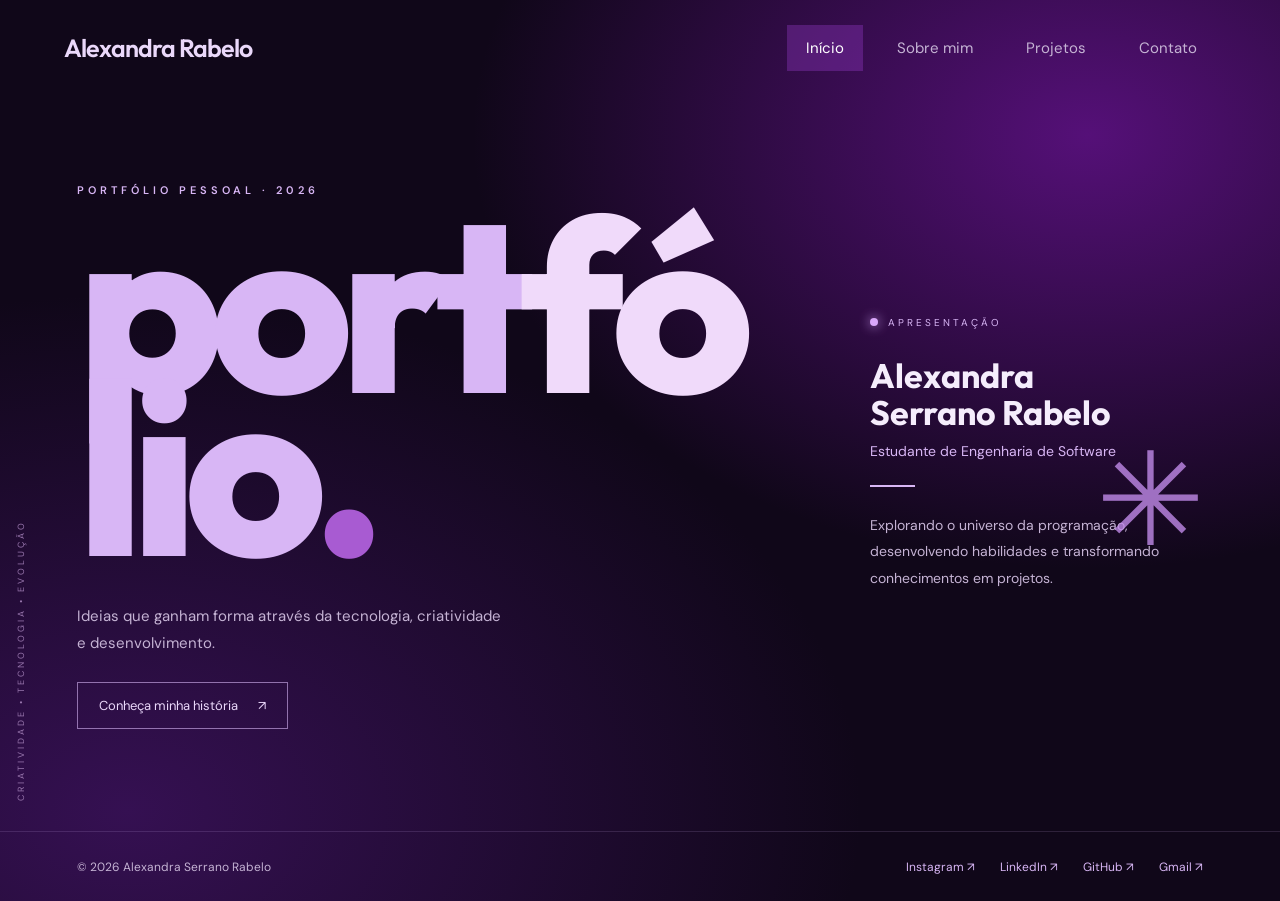
<file: index.html>
<!DOCTYPE html>
<html lang="pt-br">
<head>
    <meta charset="UTF-8">
    <meta name="viewport" content="width=device-width, initial-scale=1.0">
    <meta name="description" content="Portfólio pessoal de Alexandra Serrano Rabelo, estudante de Engenharia de Software.">
    <title>Alexandra Rabelo | Portfólio</title>
    <link rel="stylesheet" href="style.css">
    <script src="script.js" defer></script>
</head>
<body>

    <header class="cabecalho">
        <a href="index.html" class="logo">Alexandra Rabelo</a>

        <button class="menu-toggle" aria-label="Abrir menu" aria-expanded="false">
            ☰
        </button>

        <nav class="menu">
            <a href="index.html" class="ativo">Início</a>
            <a href="sobre.html">Sobre mim</a>
            <a href="projetos.html">Projetos</a>
            <a href="#contato">Contato</a>
        </nav>
    </header>

    <main>
        <section class="inicio">

            <div class="texto-principal">
                <span class="linha-superior">PORTFÓLIO PESSOAL · 2026</span>

                <h1>
                    port<span class="destaque">fó</span><br>
                    lio<span class="ponto">.</span>
                </h1>

                <p class="frase-inicio">
                    Ideias que ganham forma através da tecnologia,
                    criatividade e desenvolvimento.
                </p>

                <a href="sobre.html" class="botao">
                    Conheça minha história <span>↗</span>
                </a>
            </div>

            <div class="informacoes-inicio">
                <div class="identificacao">
                    <span class="indicador"></span>
                    <p>APRESENTAÇÃO</p>
                </div>

                <h2>Alexandra<br>Serrano Rabelo</h2>

                <p class="profissao">Estudante de Engenharia de Software</p>

                <div class="separador"></div>

                <p class="descricao-inicio">
                    Explorando o universo da programação,
                    desenvolvendo habilidades e transformando
                    conhecimentos em projetos.
                </p>

                <div class="simbolo-decorativo">✳</div>
            </div>

            <span class="texto-lateral">CRIATIVIDADE • TECNOLOGIA • EVOLUÇÃO</span>

        </section>
    </main>

    <footer class="rodape" id="contato">
        <p>© <span id="ano"></span> Alexandra Serrano Rabelo</p>

        <div class="redes-sociais">

            <a href="https://www.instagram.com/alexandra_rabelo_/"
               target="_blank" rel="noopener noreferrer">Instagram ↗</a>
               
            <a href="https://www.linkedin.com/in/alexandra-rabelo-384961400/"
               target="_blank" rel="noopener noreferrer">LinkedIn ↗</a>

            <a href="https://github.com/alexandrarabelo-18"
               target="_blank" rel="noopener noreferrer">GitHub ↗</a>

            <a href="alexanxdra.rabelo@edu.unifil.br">Gmail ↗</a>
        </div>
    </footer>

</body>
</html>
</file>
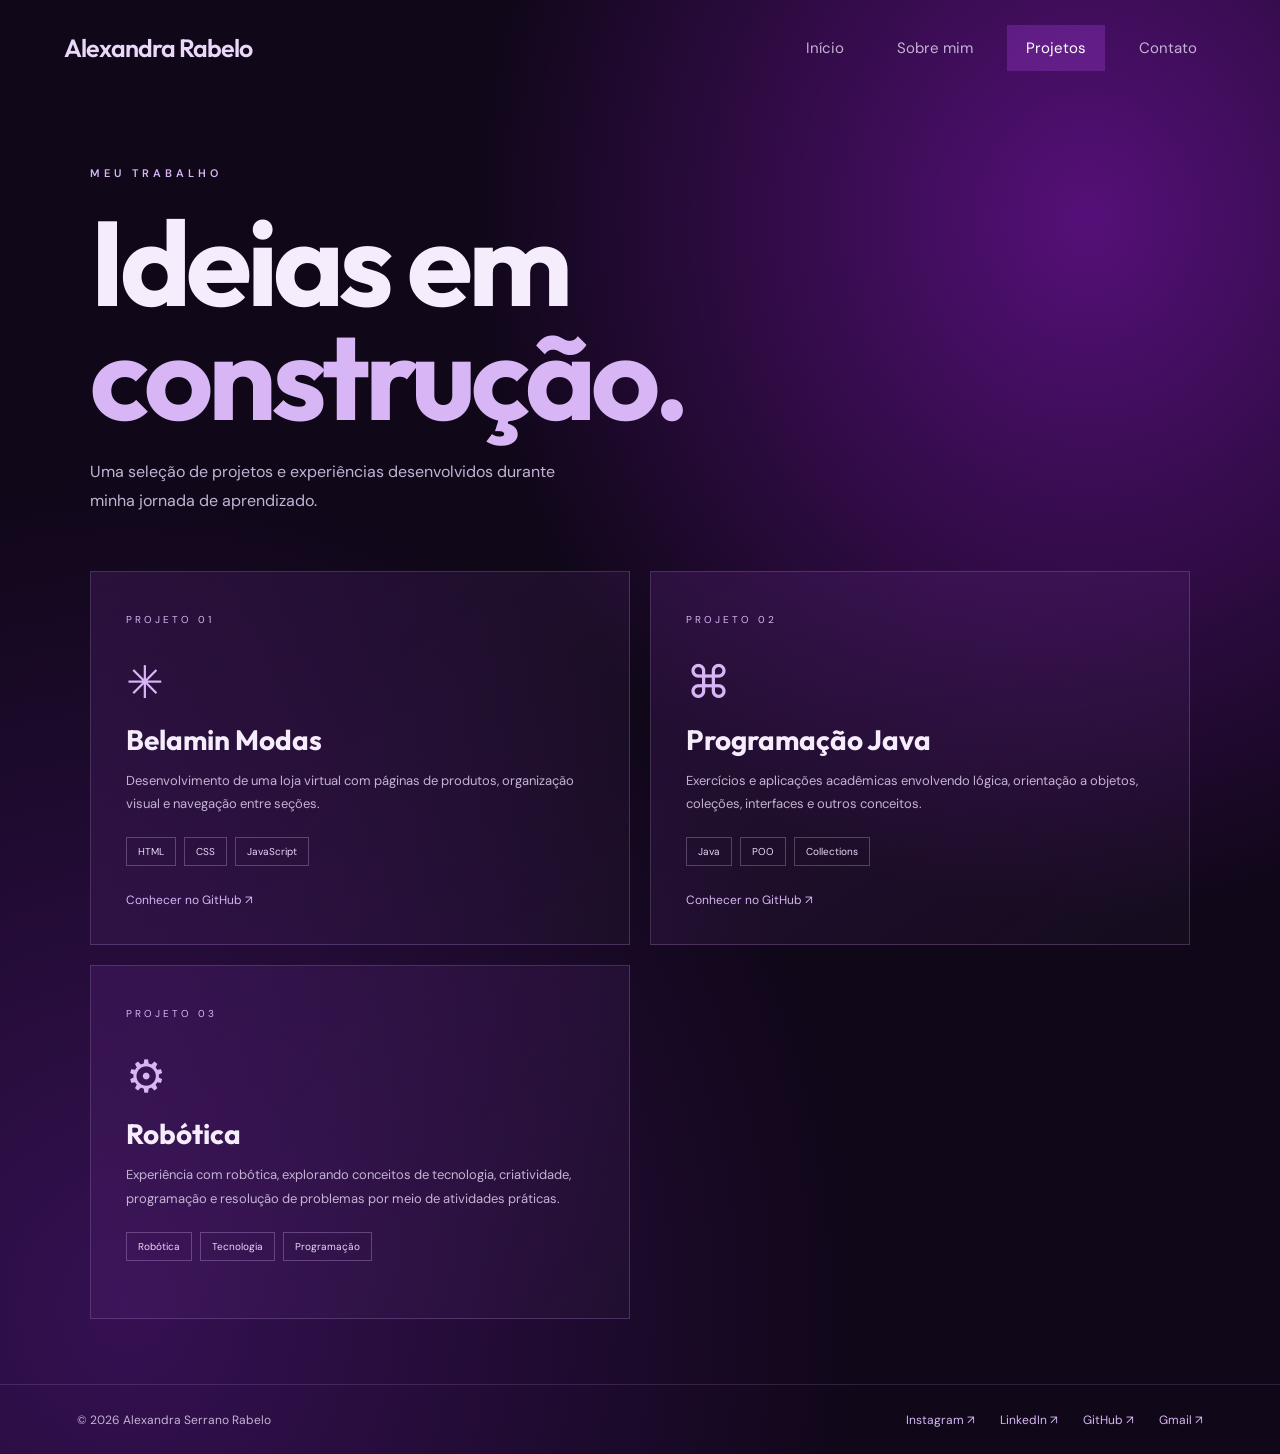
<file: projetos.html>
<!DOCTYPE html>
<html lang="pt-br">

<head>
    <meta charset="UTF-8">
    <meta name="viewport" content="width=device-width, initial-scale=1.0">
    <meta name="description" content="Projetos de Alexandra Serrano Rabelo.">
    <title>Projetos | Alexandra Rabelo</title>
    <link rel="stylesheet" href="style.css">
    <script src="script.js" defer></script>
</head>

<body>

    <header class="cabecalho">
        <a href="index.html" class="logo">Alexandra Rabelo</a>

        <button class="menu-toggle" aria-label="Abrir menu" aria-expanded="false">
            ☰
        </button>

        <nav class="menu">
            <a href="index.html">Início</a>
            <a href="sobre.html">Sobre mim</a>
            <a href="projetos.html" class="ativo">Projetos</a>
            <a href="#contato">Contato</a>
        </nav>
    </header>

    <main class="pagina-interna">

        <section class="projetos-conteudo">

            <span class="linha-superior">MEU TRABALHO</span>

            <h1 class="titulo-pagina">
                Ideias em<br><span>construção.</span>
            </h1>

            <p class="introducao-projetos">
                Uma seleção de projetos e experiências desenvolvidos
                durante minha jornada de aprendizado.
            </p>

            <div class="projetos-grid">

                <article class="projeto-card">
                    <span class="projeto-numero">PROJETO 01</span>
                    <div class="projeto-simbolo">✳</div>
                    <h2>Belamin Modas</h2>
                    <p>
                        Desenvolvimento de uma loja virtual com
                        páginas de produtos, organização visual
                        e navegação entre seções.
                    </p>
                    <div class="tecnologias">
                        <span>HTML</span>
                        <span>CSS</span>
                        <span>JavaScript</span>
                    </div>
                    <a href="https://github.com/alexandrarabelo-18" target="_blank" rel="noopener noreferrer">
                        Conhecer no GitHub ↗
                    </a>
                </article>

                <article class="projeto-card">
                    <span class="projeto-numero">PROJETO 02</span>
                    <div class="projeto-simbolo">⌘</div>
                    <h2>Programação Java</h2>
                    <p>
                        Exercícios e aplicações acadêmicas envolvendo
                        lógica, orientação a objetos, coleções,
                        interfaces e outros conceitos.
                    </p>
                    <div class="tecnologias">
                        <span>Java</span>
                        <span>POO</span>
                        <span>Collections</span>
                    </div>
                    <a href="https://github.com/alexandrarabelo-18" target="_blank" rel="noopener noreferrer">
                        Conhecer no GitHub ↗
                    </a>

                </article>

                    <article class="projeto-card">
                        <span class="projeto-numero">PROJETO 03</span>
                        <div class="projeto-simbolo">⚙</div>

                        <h2>Robótica</h2>

                        <p>
                            Experiência com robótica, explorando conceitos de
                            tecnologia, criatividade, programação e resolução
                            de problemas por meio de atividades práticas.
                        </p>

                        <div class="tecnologias">
                            <span>Robótica</span>
                            <span>Tecnologia</span>
                            <span>Programação</span>
                        </div>

                    </article>


            </div>

        </section>

    </main>

    <footer class="rodape" id="contato">
        <p>© <span id="ano"></span> Alexandra Serrano Rabelo</p>

        <div class="redes-sociais">
            <a href="https://www.instagram.com/alexandra_rabelo_/" target="_blank" rel="noopener noreferrer">Instagram
                ↗</a>

            <a href="https://www.linkedin.com/in/alexandra-rabelo-384961400/" target="_blank"
                rel="noopener noreferrer">LinkedIn ↗</a>

            <a href="https://github.com/alexandrarabelo-18" target="_blank" rel="noopener noreferrer">GitHub ↗</a>

            <a href="alexanxdra.rabelo@edu.unifil.br">Gmail ↗</a>
        </div>
    </footer>

</body>

</html>
</file>
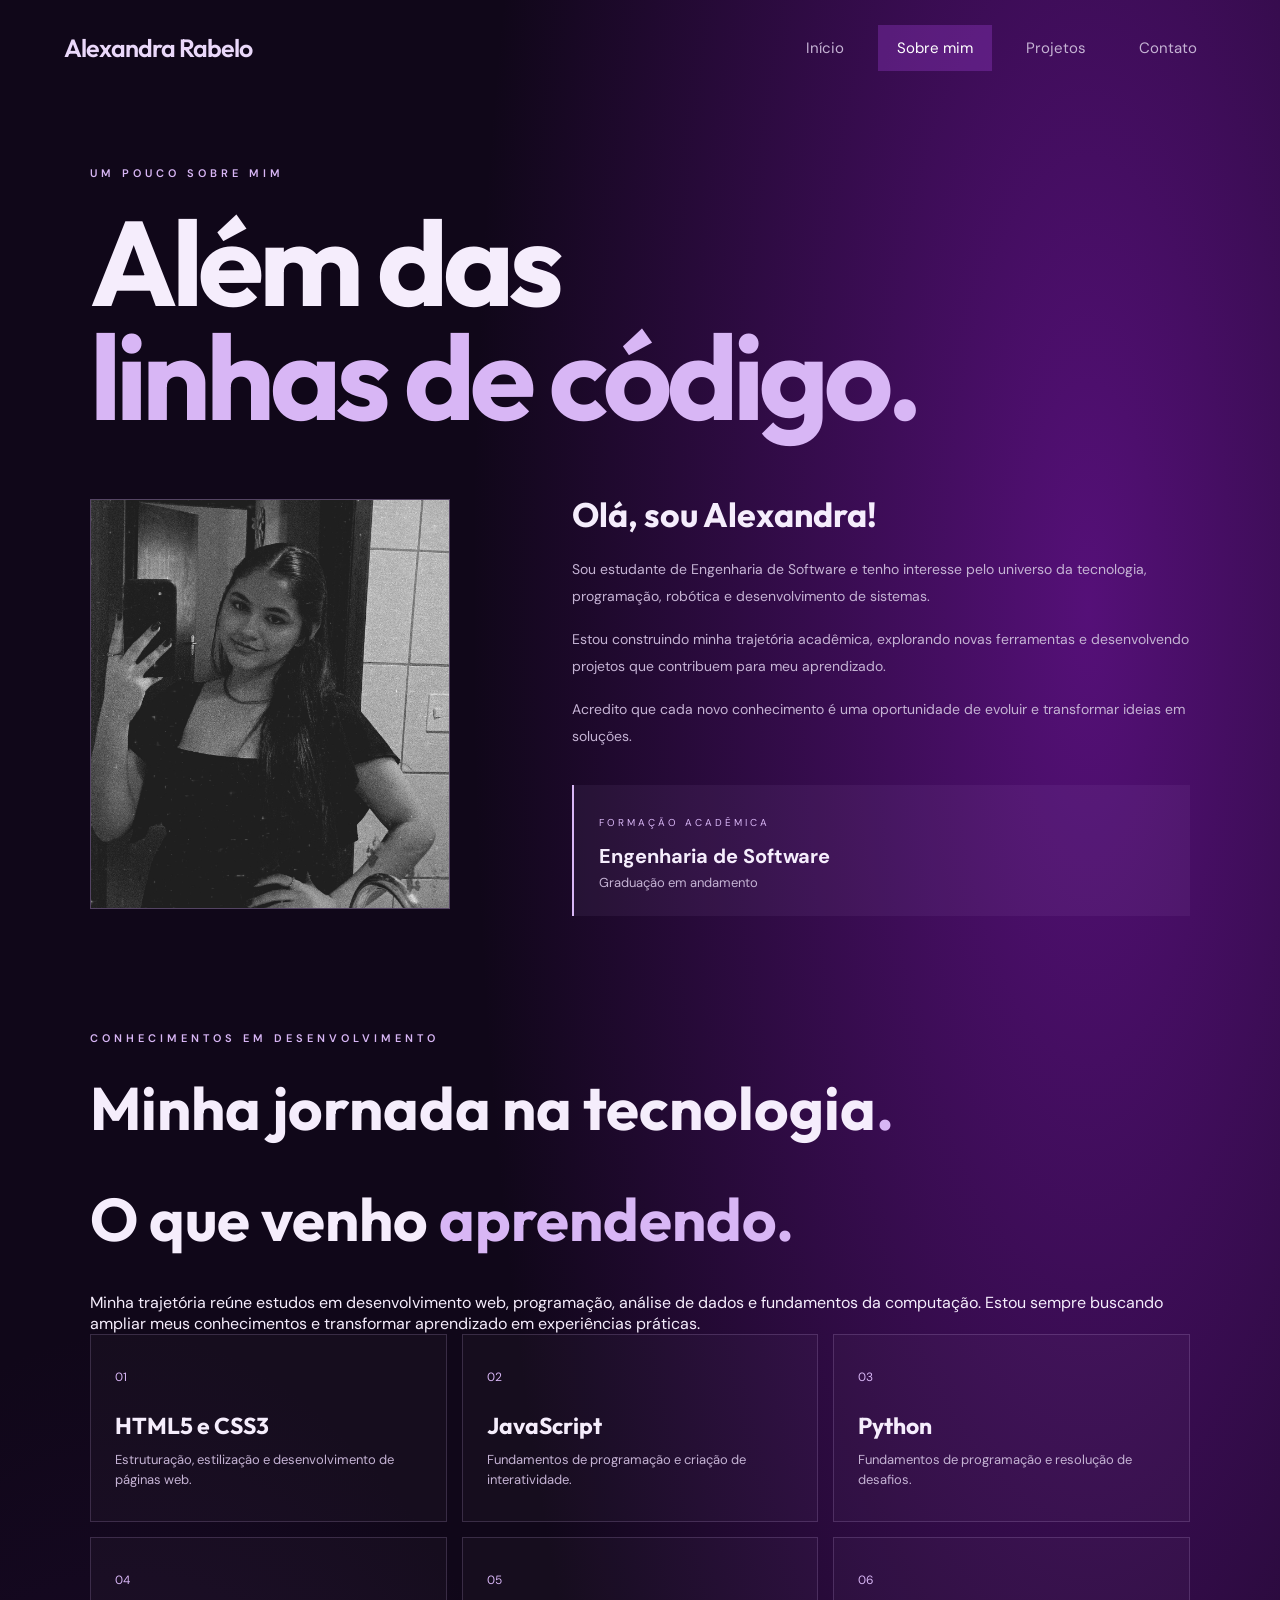
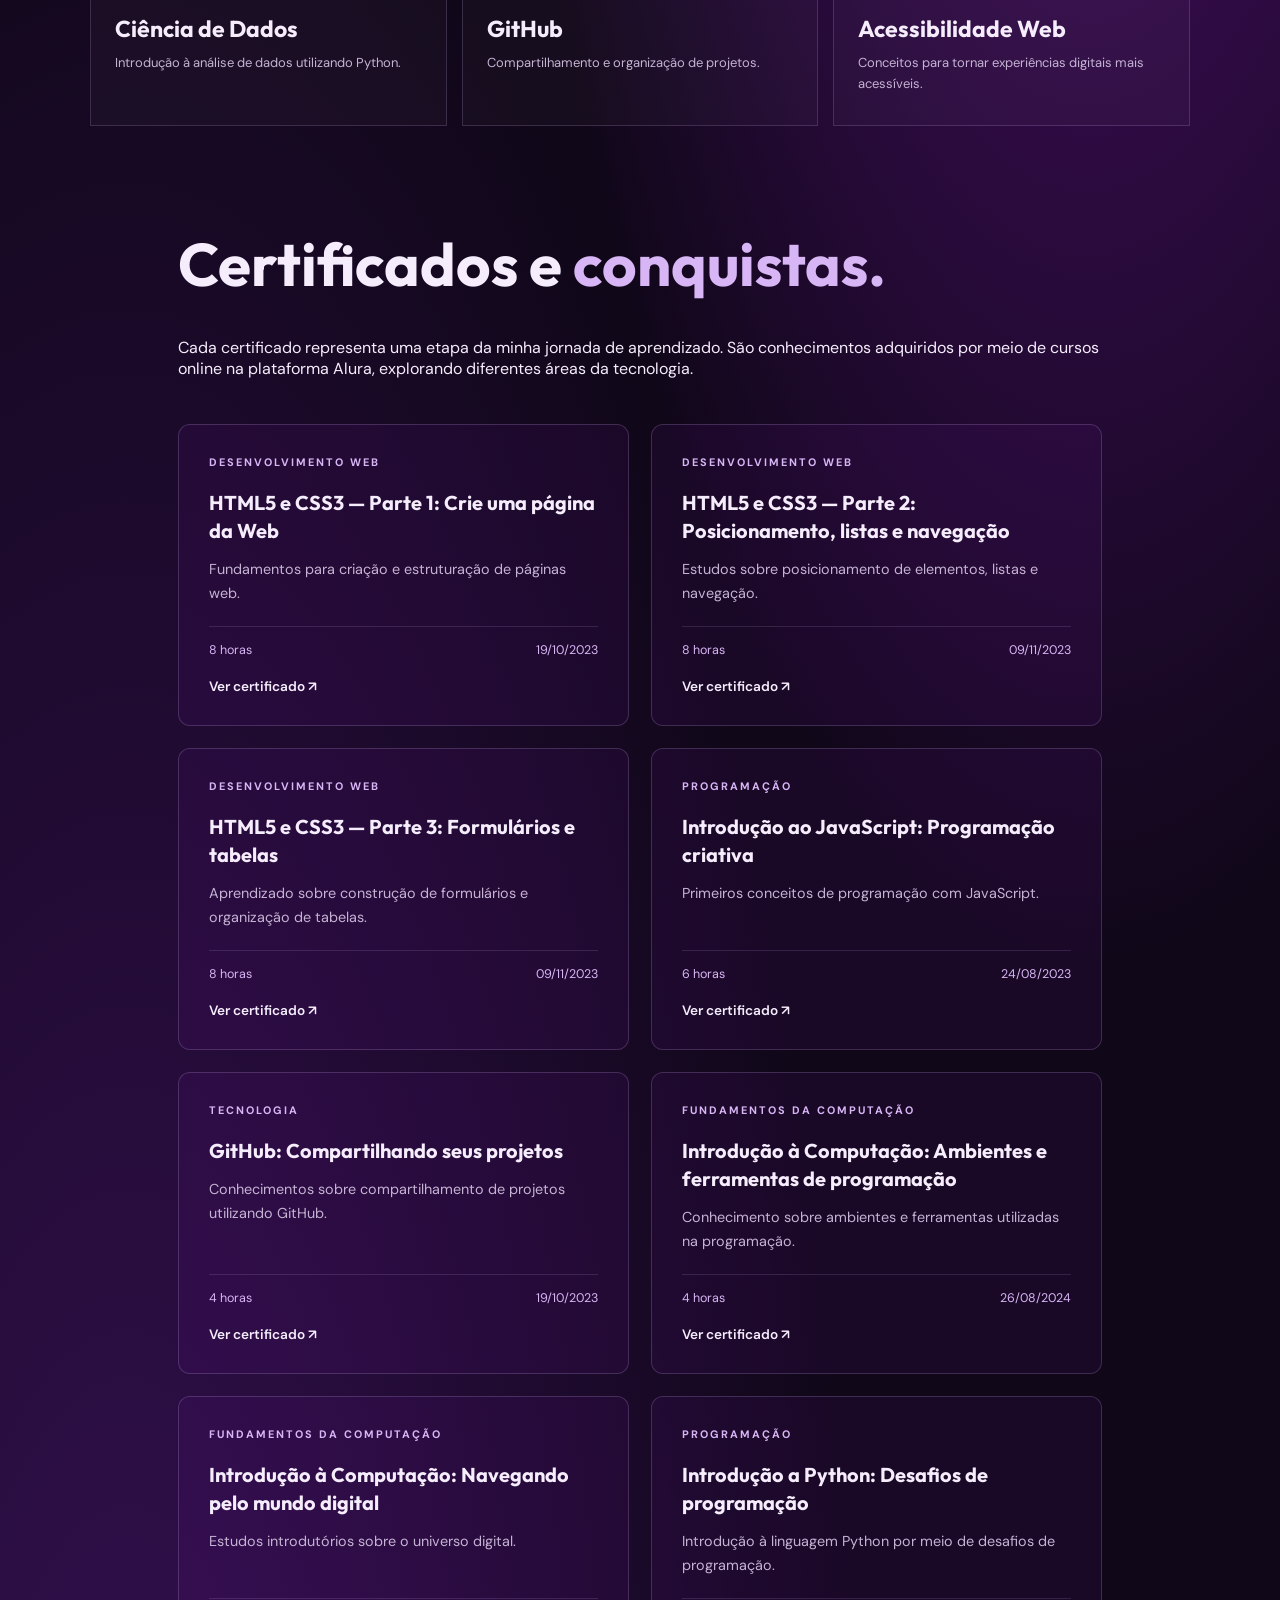
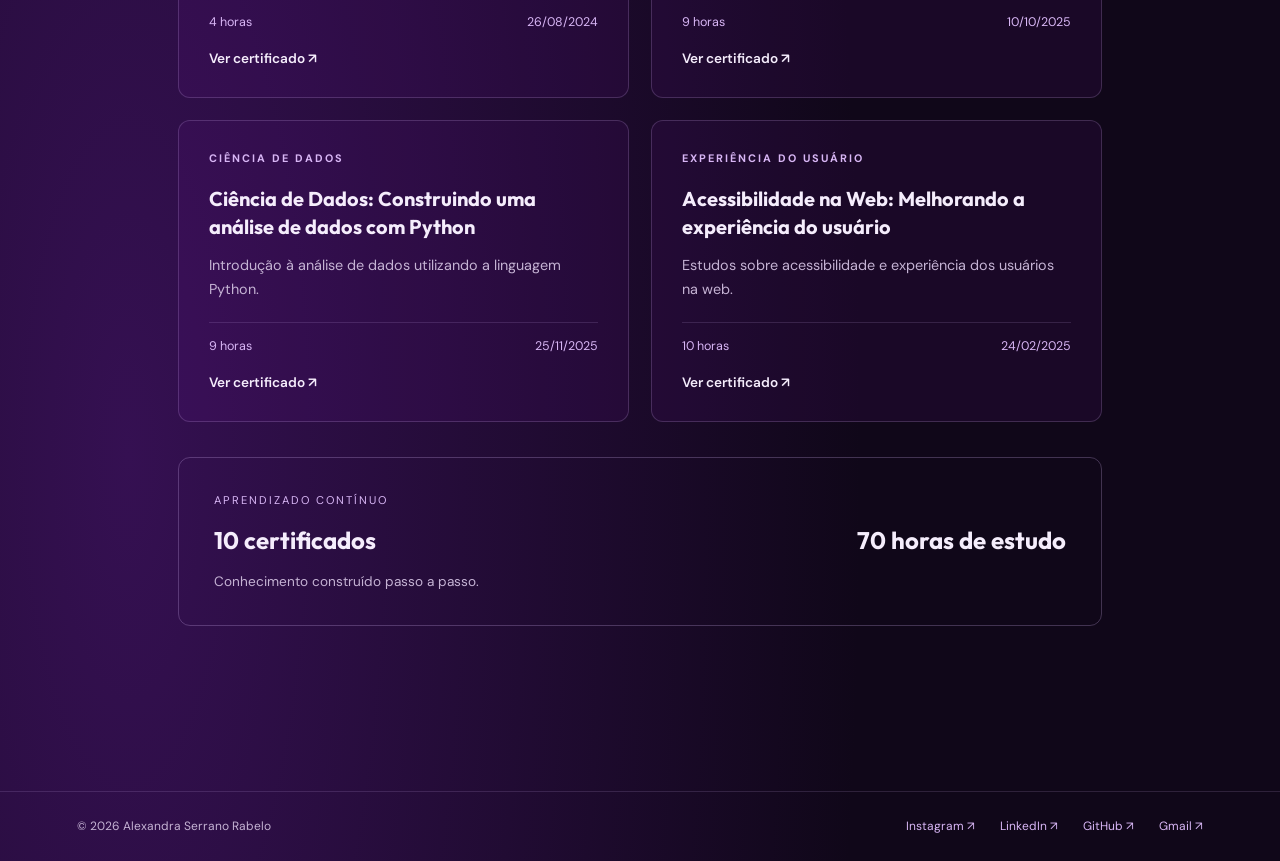
<file: sobre.html>
<!DOCTYPE html>
<html lang="pt-br">

<head>
    <meta charset="UTF-8">
    <meta name="viewport" content="width=device-width, initial-scale=1.0">
    <meta name="description" content="Conheça Alexandra Serrano Rabelo.">
    <title>Sobre mim | Alexandra Rabelo</title>
    <link rel="stylesheet" href="style.css">
    <script src="script.js" defer></script>
</head>

<body>

    <header class="cabecalho">
        <a href="index.html" class="logo">Alexandra Rabelo</a>

        <button class="menu-toggle" aria-label="Abrir menu" aria-expanded="false">
            ☰
        </button>

        <nav class="menu">
            <a href="index.html">Início</a>
            <a href="sobre.html" class="ativo">Sobre mim</a>
            <a href="projetos.html">Projetos</a>
            <a href="#contato">Contato</a>
        </nav>
    </header>

    <main class="pagina-interna">

        <section class="sobre-conteudo">

            <span class="linha-superior">UM POUCO SOBRE MIM</span>

            <h1 class="titulo-pagina">
                Além das<br><span>linhas de código.</span>
            </h1>

            <div class="sobre-grid">

                <div class="foto-area">
                    <img src="foto_portfolio.JPG" alt="Foto de perfil"
                        class="foto-perfil">

                </div>
                <div class="sobre-texto">
                    <h2>Olá, sou Alexandra!</h2>

                    <p>
                        Sou estudante de Engenharia de Software e
                        tenho interesse pelo universo da tecnologia,
                        programação, robótica e desenvolvimento de sistemas.
                    </p>

                    <p>
                        Estou construindo minha trajetória acadêmica,
                        explorando novas ferramentas e desenvolvendo
                        projetos que contribuem para meu aprendizado.
                    </p>

                    <p>
                        Acredito que cada novo conhecimento é uma
                        oportunidade de evoluir e transformar ideias
                        em soluções.
                    </p>

                    <div class="formacao">
                        <span>FORMAÇÃO ACADÊMICA</span>
                        <h3>Engenharia de Software</h3>
                        <p>Graduação em andamento</p>
                    </div>
                </div>

            </div>

        </section>

        <section class="habilidades">
            <span class="linha-superior">CONHECIMENTOS EM DESENVOLVIMENTO</span>
            <h2>Minha jornada na tecnologia<span>.</span></h2>

           <section class="secao-conhecimentos" id="conhecimentos">


    <h2>O que venho <span>aprendendo.</span></h2>

    <p class="descricao-secao">
        Minha trajetória reúne estudos em desenvolvimento web,
        programação, análise de dados e fundamentos da computação.
        Estou sempre buscando ampliar meus conhecimentos e
        transformar aprendizado em experiências práticas.
    </p>

    <div class="habilidades-grid">

        <article class="habilidade">
            <span>01</span>
            <h3>HTML5 e CSS3</h3>
            <p>Estruturação, estilização e desenvolvimento de páginas web.</p>
        </article>

        <article class="habilidade">
            <span>02</span>
            <h3>JavaScript</h3>
            <p>Fundamentos de programação e criação de interatividade.</p>
        </article>

        <article class="habilidade">
            <span>03</span>
            <h3>Python</h3>
            <p>Fundamentos de programação e resolução de desafios.</p>
        </article>

        <article class="habilidade">
            <span>04</span>
            <h3>Ciência de Dados</h3>
            <p>Introdução à análise de dados utilizando Python.</p>
        </article>

        <article class="habilidade">
            <span>05</span>
            <h3>GitHub</h3>
            <p>Compartilhamento e organização de projetos.</p>
        </article>

        <article class="habilidade">
            <span>06</span>
            <h3>Acessibilidade Web</h3>
            <p>Conceitos para tornar experiências digitais mais acessíveis.</p>
        </article>

    </div>

</section>


<section class="secao-conquistas" id="conquistas">

    <h2>Certificados e <span>conquistas.</span></h2>

    <p class="descricao-secao">
        Cada certificado representa uma etapa da minha jornada de
        aprendizado. São conhecimentos adquiridos por meio de cursos
        online na plataforma Alura, explorando diferentes áreas da tecnologia.
    </p>

    <div class="conquistas-grid">

        <article class="conquista-card">
            <span class="conquista-categoria">DESENVOLVIMENTO WEB</span>
            <h3>HTML5 e CSS3 — Parte 1: Crie uma página da Web</h3>
            <p>Fundamentos para criação e estruturação de páginas web.</p>
            <div class="conquista-info">
                <span>8 horas</span>
                <span>19/10/2023</span>
            </div>
            <a href="https://cursos.alura.com.br/user/alexandra-rabelo/course/html5-css3-parte-1-pagina-web/certificate"
               target="_blank" rel="noopener noreferrer">Ver certificado ↗</a>
        </article>

        <article class="conquista-card">
            <span class="conquista-categoria">DESENVOLVIMENTO WEB</span>
            <h3>HTML5 e CSS3 — Parte 2: Posicionamento, listas e navegação</h3>
            <p>Estudos sobre posicionamento de elementos, listas e navegação.</p>
            <div class="conquista-info">
                <span>8 horas</span>
                <span>09/11/2023</span>
            </div>
            <a href="https://cursos.alura.com.br/user/alexandra-rabelo/course/html-css-posicionamento-listas-navegacao/certificate"
               target="_blank" rel="noopener noreferrer">Ver certificado ↗</a>
        </article>

        <article class="conquista-card">
            <span class="conquista-categoria">DESENVOLVIMENTO WEB</span>
            <h3>HTML5 e CSS3 — Parte 3: Formulários e tabelas</h3>
            <p>Aprendizado sobre construção de formulários e organização de tabelas.</p>
            <div class="conquista-info">
                <span>8 horas</span>
                <span>09/11/2023</span>
            </div>
            <a href="https://cursos.alura.com.br/user/alexandra-rabelo/course/html-css-trabalhando-formularios-tabelas/certificate"
               target="_blank" rel="noopener noreferrer">Ver certificado ↗</a>
        </article>

        <article class="conquista-card">
            <span class="conquista-categoria">PROGRAMAÇÃO</span>
            <h3>Introdução ao JavaScript: Programação criativa</h3>
            <p>Primeiros conceitos de programação com JavaScript.</p>
            <div class="conquista-info">
                <span>6 horas</span>
                <span>24/08/2023</span>
            </div>
            <a href="https://cursos.alura.com.br/user/alexandra-rabelo/course/javascript-programacao-criativa/certificate"
               target="_blank" rel="noopener noreferrer">Ver certificado ↗</a>
        </article>

        <article class="conquista-card">
            <span class="conquista-categoria">TECNOLOGIA</span>
            <h3>GitHub: Compartilhando seus projetos</h3>
            <p>Conhecimentos sobre compartilhamento de projetos utilizando GitHub.</p>
            <div class="conquista-info">
                <span>4 horas</span>
                <span>19/10/2023</span>
            </div>
            <a href="https://cursos.alura.com.br/user/alexandra-rabelo/course/github-compartilhando-projetos/certificate"
               target="_blank" rel="noopener noreferrer">Ver certificado ↗</a>
        </article>

        <article class="conquista-card">
            <span class="conquista-categoria">FUNDAMENTOS DA COMPUTAÇÃO</span>
            <h3>Introdução à Computação: Ambientes e ferramentas de programação</h3>
            <p>Conhecimento sobre ambientes e ferramentas utilizadas na programação.</p>
            <div class="conquista-info">
                <span>4 horas</span>
                <span>26/08/2024</span>
            </div>
            <a href="https://cursos.alura.com.br/user/alexandra-rabelo/course/introducao-computacao-ambiente-ferramentas-programacao/certificate"
               target="_blank" rel="noopener noreferrer">Ver certificado ↗</a>
        </article>

        <article class="conquista-card">
            <span class="conquista-categoria">FUNDAMENTOS DA COMPUTAÇÃO</span>
            <h3>Introdução à Computação: Navegando pelo mundo digital</h3>
            <p>Estudos introdutórios sobre o universo digital.</p>
            <div class="conquista-info">
                <span>4 horas</span>
                <span>26/08/2024</span>
            </div>
            <a href="https://cursos.alura.com.br/user/alexandra-rabelo/course/introducao-computacao-navegando-pelo-mundo-digital/certificate"
               target="_blank" rel="noopener noreferrer">Ver certificado ↗</a>
        </article>

        <article class="conquista-card">
            <span class="conquista-categoria">PROGRAMAÇÃO</span>
            <h3>Introdução a Python: Desafios de programação</h3>
            <p>Introdução à linguagem Python por meio de desafios de programação.</p>
            <div class="conquista-info">
                <span>9 horas</span>
                <span>10/10/2025</span>
            </div>
            <a href="https://cursos.alura.com.br/user/alexandra-rabelo/course/introducao-python-desafios-programacao/certificate"
               target="_blank" rel="noopener noreferrer">Ver certificado ↗</a>
        </article>

        <article class="conquista-card">
            <span class="conquista-categoria">CIÊNCIA DE DADOS</span>
            <h3>Ciência de Dados: Construindo uma análise de dados com Python</h3>
            <p>Introdução à análise de dados utilizando a linguagem Python.</p>
            <div class="conquista-info">
                <span>9 horas</span>
                <span>25/11/2025</span>
            </div>
            <a href="https://cursos.alura.com.br/user/alexandra-rabelo/course/ciencia-de-dados-construindo-uma-analise-de-dados-com-python/certificate"
               target="_blank" rel="noopener noreferrer">Ver certificado ↗</a>
        </article>

        <article class="conquista-card">
            <span class="conquista-categoria">EXPERIÊNCIA DO USUÁRIO</span>
            <h3>Acessibilidade na Web: Melhorando a experiência do usuário</h3>
            <p>Estudos sobre acessibilidade e experiência dos usuários na web.</p>
            <div class="conquista-info">
                <span>10 horas</span>
                <span>24/02/2025</span>
            </div>
            <a href="https://cursos.alura.com.br/user/alexandra-rabelo/course/acessibilidade-web-melhorando-experiencia-usuario/certificate"
               target="_blank" rel="noopener noreferrer">Ver certificado ↗</a>
        </article>

    </div>

    <div class="conquistas-resumo">
        <span>APRENDIZADO CONTÍNUO</span>
        <strong>10 certificados</strong>
        <strong>70 horas de estudo</strong>
        <p>Conhecimento construído passo a passo.</p>
    </div>

</section>


    </main>

    <footer class="rodape" id="contato">
        <p>© <span id="ano"></span> Alexandra Serrano Rabelo</p>

        <div class="redes-sociais">
            <a href="https://www.instagram.com/alexandra_rabelo_/" target="_blank" rel="noopener noreferrer">Instagram
                ↗</a>

            <a href="https://www.linkedin.com/in/alexandra-rabelo-384961400/" target="_blank"
                rel="noopener noreferrer">LinkedIn ↗</a>

            <a href="https://github.com/alexandrarabelo-18" target="_blank" rel="noopener noreferrer">GitHub ↗</a>

            <a href="alexanxdra.rabelo@edu.unifil.br">Gmail ↗</a>
        </div>
    </footer>

</body>

</html>
</file>
<file: style.css>
@import url('https://fonts.googleapis.com/css2?family=DM+Sans:wght@400;500;600;700&family=Outfit:wght@300;400;500;600;700;800&display=swap');

:root {
    --fundo: #100719;
    --roxo-escuro: #210b35;
    --roxo: #7916a8;
    --lilas: #d8b6f5;
    --lilas-claro: #ead8fa;
    --texto: #f5edfc;
    --texto-suave: #c5b3d4;
}

* {
    margin: 0;
    padding: 0;
    box-sizing: border-box;
}

html {
    scroll-behavior: smooth;
}

body {
    min-height: 100vh;
    background:
        radial-gradient(ellipse at 85% 15%, #551078 0%, transparent 40%),
        radial-gradient(ellipse at 10% 90%, #351052 0%, transparent 45%),
        var(--fundo);
    color: var(--texto);
    font-family: 'DM Sans', sans-serif;
    overflow-x: hidden;
}

/* CABEÇALHO */

.cabecalho {
    width: 100%;
    min-height: 95px;
    padding: 25px 5%;
    display: flex;
    align-items: center;
    justify-content: space-between;
    position: relative;
    z-index: 10;
}

.logo {
    font-family: 'Outfit', sans-serif;
    font-size: 25px;
    font-weight: 600;
    color: var(--lilas-claro);
    text-decoration: none;
    letter-spacing: -1px;
}

.menu {
    display: flex;
    align-items: center;
    gap: 15px;
}

.menu a {
    color: var(--texto-suave);
    text-decoration: none;
    font-size: 15px;
    padding: 13px 19px;
    transition: 0.3s ease;
}

.menu a:hover,
.menu a.ativo {
    color: white;
    background: rgba(165, 67, 222, 0.3);
}

.menu-toggle {
    display: none;
    border: none;
    background: transparent;
    color: white;
    font-size: 27px;
    cursor: pointer;
}

/* PÁGINA INICIAL */

.inicio {
    min-height: calc(100vh - 165px);
    padding: 45px 6% 65px;
    display: grid;
    grid-template-columns: 1.5fr 0.8fr;
    align-items: center;
    position: relative;
    overflow: hidden;
}

.texto-principal {
    position: relative;
    z-index: 2;
}

.linha-superior {
    display: inline-block;
    font-size: 11px;
    font-weight: 600;
    letter-spacing: 4px;
    color: var(--lilas);
    margin-bottom: 25px;
}

.texto-principal h1 {
    font-family: 'Outfit', sans-serif;
    font-size: clamp(120px, 19vw, 265px);
    font-weight: 800;
    line-height: 0.67;
    letter-spacing: -13px;
    color: var(--lilas);
    animation: aparecer 1s ease both;
}

.destaque {
    color: #f0dafa;
}

.ponto {
    color: #a85bd2;
}

.frase-inicio {
    max-width: 430px;
    color: var(--texto-suave);
    line-height: 1.8;
    font-size: 15px;
    margin-top: 55px;
    margin-bottom: 25px;
}

.botao {
    display: inline-flex;
    align-items: center;
    gap: 20px;
    padding: 14px 21px;
    border: 1px solid rgba(216, 182, 245, 0.6);
    color: var(--lilas-claro);
    text-decoration: none;
    font-size: 13px;
    transition: 0.3s ease;
}

.botao:hover {
    background: var(--lilas);
    color: var(--fundo);
    transform: translateY(-4px);
}

/* INFORMAÇÕES LATERAIS */

.informacoes-inicio {
    position: relative;
    z-index: 2;
    padding: 30px 0 30px 25px;
    max-width: 370px;
    justify-self: center;
}

.identificacao {
    display: flex;
    align-items: center;
    gap: 10px;
    margin-bottom: 28px;
}

.identificacao p {
    font-size: 10px;
    letter-spacing: 3px;
    color: var(--lilas);
}

.indicador {
    width: 8px;
    height: 8px;
    border-radius: 50%;
    background: #d9a7fa;
    box-shadow: 0 0 12px #d9a7fa;
}

.informacoes-inicio h2 {
    font-family: 'Outfit', sans-serif;
    font-size: 34px;
    line-height: 1.1;
    margin-bottom: 10px;
}

.profissao {
    color: var(--lilas);
    font-size: 14px;
}

.separador {
    width: 45px;
    height: 2px;
    background: var(--lilas);
    margin: 25px 0;
}

.descricao-inicio {
    color: var(--texto-suave);
    font-size: 14px;
    line-height: 1.9;
    max-width: 300px;
}

.simbolo-decorativo {
    position: absolute;
    top: 130px;
    right: -35px;
    font-size: 130px;
    color: #c18be9;
    opacity: 0.8;
    animation: girar 20s linear infinite;
}

.texto-lateral {
    position: absolute;
    left: 15px;
    bottom: 30px;
    writing-mode: vertical-rl;
    transform: rotate(180deg);
    color: #9876ad;
    font-size: 9px;
    letter-spacing: 3px;
}

/* RODAPÉ */

.rodape {
    min-height: 70px;
    padding: 20px 6%;
    border-top: 1px solid rgba(216, 182, 245, 0.15);
    display: flex;
    align-items: center;
    justify-content: space-between;
    gap: 20px;
    flex-wrap: wrap;
}

.rodape p {
    color: var(--texto-suave);
    font-size: 12px;
}

.redes-sociais {
    display: flex;
    gap: 25px;
}

.redes-sociais a {
    color: var(--lilas);
    text-decoration: none;
    font-size: 12px;
    transition: 0.3s;
}

.redes-sociais a:hover {
    color: white;
}

/* PÁGINAS INTERNAS */

.pagina-interna {
    width: 100%;
    max-width: 1400px;
    margin: auto;
    padding: 65px 7%;
}

.titulo-pagina {
    font-family: 'Outfit', sans-serif;
    font-size: clamp(65px, 10vw, 120px);
    line-height: 0.95;
    letter-spacing: -5px;
    margin-bottom: 60px;
}

.titulo-pagina span {
    color: var(--lilas);
}

/* SOBRE MIM */

.sobre-grid {
    display: grid;
    grid-template-columns: 0.8fr 1.2fr;
    gap: 70px;
    align-items: center;
}

.foto-area {
    position: relative;
    max-width: 360px;
}

.foto-perfil {
    width: 100%;
    height: 410px;
    object-fit: cover;
    display: block;
    border: 1px solid rgba(216, 182, 245, 0.35);
    filter: saturate(0.85);
    transition: 0.4s ease;
}

.foto-perfil:hover {
    filter: saturate(1);
    transform: scale(1.02);
}

.numero-decorativo {
    position: absolute;
    right: -35px;
    bottom: -25px;
    color: var(--lilas);
    font-size: 12px;
}

.sobre-texto h2 {
    font-family: 'Outfit', sans-serif;
    font-size: 34px;
    margin-bottom: 20px;
}

.sobre-texto > p {
    color: var(--texto-suave);
    font-size: 14px;
    line-height: 1.9;
    margin-bottom: 17px;
}

.formacao {
    margin-top: 35px;
    padding: 25px;
    border-left: 2px solid var(--lilas);
    background: rgba(216, 182, 245, 0.06);
}

.formacao span {
    font-size: 10px;
    letter-spacing: 3px;
    color: var(--lilas);
}

.formacao h3 {
    margin-top: 12px;
    font-size: 20px;
}

.formacao p {
    color: var(--texto-suave);
    margin-top: 5px;
    font-size: 13px;
}

/* HABILIDADES */

.habilidades {
    margin-top: 110px;
}

.habilidades h2 {
    font-family: 'Outfit', sans-serif;
    font-size: clamp(35px, 5vw, 60px);
    margin-bottom: 35px;
}

.habilidades h2 span {
    color: var(--lilas);
}

.habilidades-grid {
    display: grid;
    grid-template-columns: repeat(3, 1fr);
    gap: 15px;
}

.habilidade {
    padding: 30px 24px;
    border: 1px solid rgba(216, 182, 245, 0.18);
    background: rgba(255, 255, 255, 0.025);
    transition: 0.3s ease;
}

.habilidade:hover {
    transform: translateY(-7px);
    border-color: var(--lilas);
    background: rgba(165, 67, 222, 0.12);
}

.habilidade > span {
    color: var(--lilas);
    font-size: 12px;
}

.habilidade h3 {
    font-family: 'Outfit', sans-serif;
    font-size: 23px;
    margin: 25px 0 10px;
}

.habilidade p {
    color: var(--texto-suave);
    font-size: 13px;
    line-height: 1.6;
}

/* PROJETOS */

.introducao-projetos {
    color: var(--texto-suave);
    max-width: 500px;
    line-height: 1.8;
    margin-top: -35px;
    margin-bottom: 55px;
}

.projetos-grid {
    display: grid;
    grid-template-columns: repeat(2, 1fr);
    gap: 20px;
}

.projeto-card {
    position: relative;
    padding: 35px;
    min-height: 340px;
    background: linear-gradient(145deg, rgba(90, 35, 124, 0.3), rgba(255,255,255,0.02));
    border: 1px solid rgba(216, 182, 245, 0.2);
    transition: 0.3s ease;
}

.projeto-card:hover {
    transform: translateY(-8px);
    border-color: var(--lilas);
}

.projeto-numero {
    color: var(--lilas);
    font-size: 10px;
    letter-spacing: 3px;
}

.projeto-simbolo {
    font-size: 45px;
    color: var(--lilas);
    margin: 25px 0 10px;
}

.projeto-card h2 {
    font-family: 'Outfit', sans-serif;
    font-size: 28px;
    margin-bottom: 12px;
}

.projeto-card p {
    color: var(--texto-suave);
    font-size: 13px;
    line-height: 1.8;
}

.tecnologias {
    display: flex;
    gap: 8px;
    flex-wrap: wrap;
    margin: 22px 0;
}

.tecnologias span {
    padding: 7px 11px;
    border: 1px solid rgba(216, 182, 245, 0.3);
    color: var(--lilas-claro);
    font-size: 10px;
}

.projeto-card > a {
    color: var(--lilas);
    text-decoration: none;
    font-size: 12px;
}

.projeto-card > a:hover {
    color: white;
}


/* SEÇÃO DE CONQUISTAS */

.secao-conquistas {
    padding: 100px 8%;
    max-width: 1400px;
    margin: 0 auto;
}

.conquistas-grid {
    display: grid;
    grid-template-columns: repeat(2, 1fr);
    gap: 22px;
    margin-top: 45px;
}

.conquista-card {
    padding: 30px;
    background: rgba(121, 22, 168, 0.10);
    border: 1px solid rgba(216, 182, 245, 0.20);
    border-radius: 12px;
    transition: 0.3s ease;
    display: flex;
    flex-direction: column;
    min-height: 260px;
}

.conquista-card:hover {
    transform: translateY(-6px);
    border-color: var(--lilas);
    background: rgba(121, 22, 168, 0.20);
}

.conquista-categoria {
    color: var(--lilas);
    font-size: 0.68rem;
    letter-spacing: 2px;
    font-weight: 700;
    margin-bottom: 20px;
}

.conquista-card h3 {
    color: var(--texto);
    font-family: 'Outfit', sans-serif;
    font-size: 1.25rem;
    margin-bottom: 12px;
    line-height: 1.4;
}

.conquista-card p {
    color: var(--texto-suave);
    font-size: 0.9rem;
    line-height: 1.7;
    margin-bottom: 20px;
}

.conquista-info {
    display: flex;
    justify-content: space-between;
    gap: 10px;
    color: var(--lilas);
    font-size: 0.78rem;
    margin-top: auto;
    padding-top: 15px;
    border-top: 1px solid rgba(216, 182, 245, 0.15);
}

.conquista-card a {
    color: var(--texto);
    text-decoration: none;
    font-size: 0.85rem;
    font-weight: 600;
    margin-top: 20px;
    transition: 0.3s ease;
}

.conquista-card a:hover {
    color: var(--lilas);
    letter-spacing: 1px;
}

.conquistas-resumo {
    margin-top: 35px;
    padding: 35px;
    border: 1px solid rgba(216, 182, 245, 0.25);
    border-radius: 12px;
    display: flex;
    align-items: center;
    justify-content: space-between;
    flex-wrap: wrap;
    gap: 18px;
}

.conquistas-resumo span {
    color: var(--lilas);
    font-size: 0.7rem;
    letter-spacing: 2px;
    width: 100%;
}

.conquistas-resumo strong {
    color: var(--texto);
    font-family: 'Outfit', sans-serif;
    font-size: 1.5rem;
}

.conquistas-resumo p {
    color: var(--texto-suave);
    font-size: 0.85rem;
    width: 100%;
    margin: 0;
}

/* RESPONSIVIDADE */

@media (max-width: 900px) {
    .conquistas-grid {
        grid-template-columns: 1fr 1fr;
    }
}

@media (max-width: 600px) {
    .secao-conquistas {
        padding: 70px 6%;
    }

    .conquistas-grid {
        grid-template-columns: 1fr;
    }

    .conquista-card {
        padding: 24px;
    }

    .conquistas-resumo {
        flex-direction: column;
        align-items: flex-start;
    }
}

/* ANIMAÇÕES */

@keyframes aparecer {
    from {
        opacity: 0;
        transform: translateY(30px);
    }

    to {
        opacity: 1;
        transform: translateY(0);
    }
}

@keyframes girar {
    from {
        transform: rotate(0deg);
    }

    to {
        transform: rotate(360deg);
    }
}

/* RESPONSIVIDADE */

@media (max-width: 900px) {

    .inicio {
        grid-template-columns: 1fr;
        gap: 65px;
        padding-top: 70px;
    }

    .texto-principal h1 {
        font-size: clamp(120px, 23vw, 200px);
    }

    .informacoes-inicio {
        justify-self: start;
        padding-left: 0;
    }

    .simbolo-decorativo {
        right: 10px;
        font-size: 95px;
    }

    .sobre-grid {
        grid-template-columns: 1fr;
        gap: 50px;
    }

    .foto-area {
        width: 100%;
    }

    .habilidades-grid {
        grid-template-columns: repeat(2, 1fr);
    }
}

@media (max-width: 600px) {

    .cabecalho {
        padding: 20px 6%;
    }

    .menu-toggle {
        display: block;
    }

    .menu {
        display: none;
        position: absolute;
        top: 80px;
        left: 5%;
        width: 90%;
        padding: 15px;
        flex-direction: column;
        align-items: stretch;
        background: #251033;
        border: 1px solid rgba(216, 182, 245, 0.2);
    }

    .menu.aberto {
        display: flex;
    }

    .menu a {
        text-align: center;
    }

    .inicio {
        padding: 70px 7% 60px;
        min-height: auto;
    }

    .texto-principal h1 {
        font-size: clamp(100px, 24vw, 145px);
        letter-spacing: -7px;
    }

    .frase-inicio {
        margin-top: 40px;
    }

    .informacoes-inicio h2 {
        font-size: 29px;
    }

    .simbolo-decorativo {
        right: 0;
        top: 130px;
        font-size: 75px;
    }

    .texto-lateral {
        display: none;
    }

    .rodape {
        justify-content: center;
        text-align: center;
    }

    .redes-sociais {
        justify-content: center;
        flex-wrap: wrap;
    }

    .pagina-interna {
        padding: 55px 7%;
    }

    .titulo-pagina {
        font-size: clamp(55px, 13vw, 80px);
        letter-spacing: -3px;
    }

    .foto-placeholder {
        min-height: 300px;
    }

    .habilidades {
        margin-top: 75px;
    }

    .habilidades-grid {
        grid-template-columns: 1fr;
    }

    .projetos-grid {
        grid-template-columns: 1fr;
    }

    .projeto-card {
        padding: 27px;
    }
}
</file>
